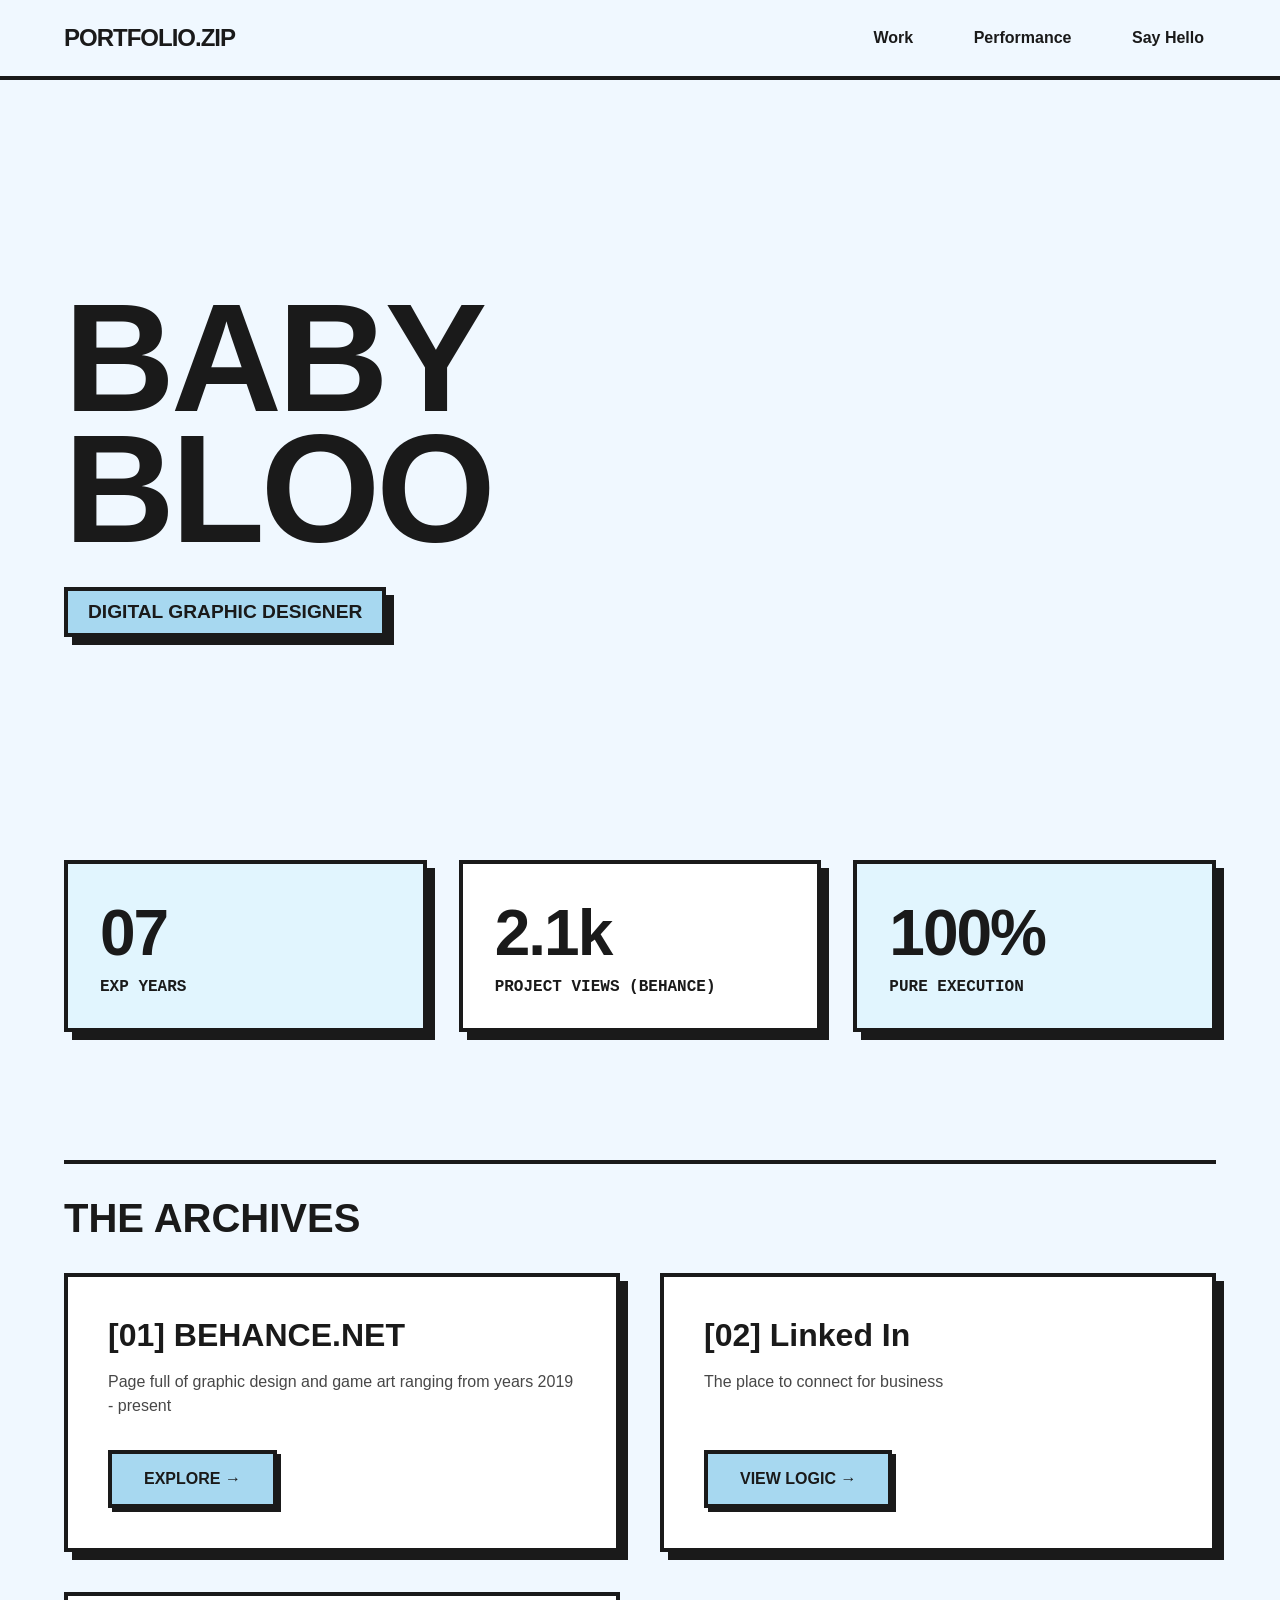
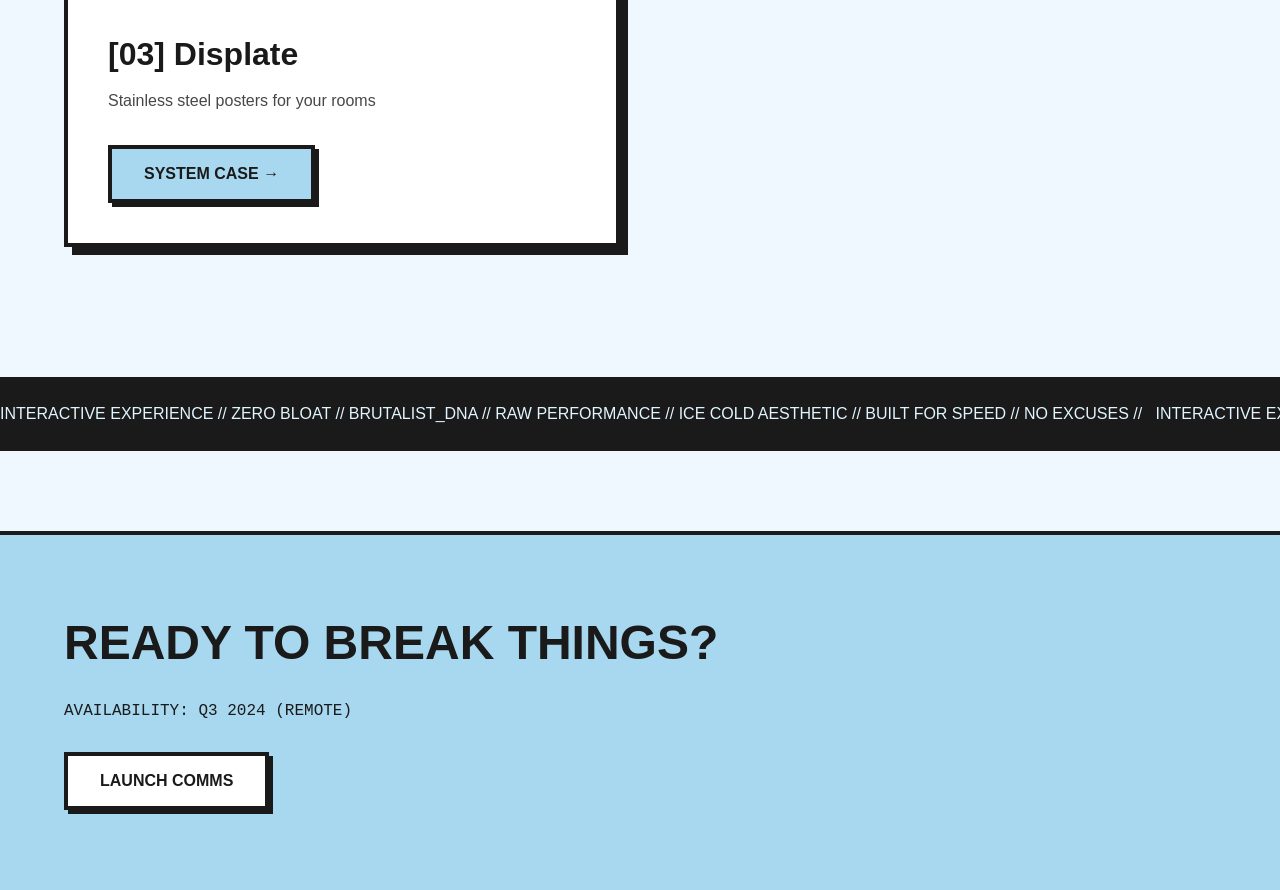
<file: index.html>
<!DOCTYPE html>
<html lang="en">
<head>
    <meta charset="UTF-8">
    <meta name="viewport" content="width=device-width, initial-scale=1.0">
    <title>BABYBLOO // portfolio.gfx </title>
    <style>
        /* CONFIGURATION & COLORS */
        :root {
            --bg: #F0F8FF;           /* Ice Blue Tint */
            --baby-blue: #A7D8F0;    /* Tertiary Baby Blue */
            --ice-blue: #E1F5FE;     /* Lighter Ice Blue */
            --black: #1A1A1A;        /* High Contrast Black */
            --white: #ffffff;
            --border: 4px solid var(--black);
            --shadow: 8px 8px 0px var(--black);
            --shadow-hover: 2px 2px 0px var(--black);
            --font-main: 'Helvetica', sans-serif;
            --font-mono: 'Courier New', monospace;
            --transition: all 0.4s cubic-bezier(0.2, 1, 0.3, 1);
        }

        /* INITIAL PAGE LOAD HIDE (for Reveal Script) */
        .reveal {
            opacity: 0;
            transform: translateY(30px);
            transition: opacity 0.8s ease-out, transform 0.8s cubic-bezier(0.2, 1, 0.3, 1);
        }

        .reveal-active {
            opacity: 1;
            transform: translateY(0);
        }

        * {
            margin: 0;
            padding: 0;
            box-sizing: border-box;
            cursor: url("data:image/svg+xml,%3Csvg xmlns='http://www.w3.org/2000/svg' width='12' height='12' viewBox='0 0 12 12'%3E%3Crect width='12' height='12' fill='black'/%3E%3C/svg%3E"), auto;
        }

        body {
            background-color: var(--bg);
            color: var(--black);
            font-family: var(--font-main);
            overflow-x: hidden;
            scroll-behavior: smooth;
        }

        /* NAV */
        nav {
            position: fixed;
            width: 100%;
            top: 0;
            background: var(--bg);
            border-bottom: var(--border);
            z-index: 1000;
            display: flex;
            justify-content: space-between;
            align-items: center;
            padding: 1.5rem 5%;
        }

        .logo { font-weight: 900; text-transform: uppercase; letter-spacing: -1px; font-size: 1.5rem; }
        
        .nav-links a {
            text-decoration: none;
            color: var(--black);
            font-weight: 800;
            margin-left: 2rem;
            padding: 5px 10px;
            border: 2px solid transparent;
            transition: var(--transition);
        }

        .nav-links a:hover {
            background: var(--baby-blue);
            border: 2px solid var(--black);
            box-shadow: 3px 3px 0 var(--black);
        }

        /* CONTAINER */
        .container {
            max-width: 1300px;
            margin: 0 auto;
            padding: 150px 5% 50px;
        }

        /* HERO SECTION */
        .hero {
            min-height: 70vh;
            display: flex;
            flex-direction: column;
            justify-content: center;
            margin-bottom: 5rem;
        }

        h1 {
            font-size: clamp(3.5rem, 12vw, 10rem);
            text-transform: uppercase;
            line-height: 0.85;
            margin-bottom: 2rem;
            letter-spacing: -4px;
        }

        .hero-details {
            display: flex;
            align-items: flex-start;
            gap: 20px;
        }

        .tagline {
            background: var(--baby-blue);
            padding: 10px 20px;
            border: var(--border);
            box-shadow: var(--shadow);
            font-weight: 900;
            font-size: 1.2rem;
            text-transform: uppercase;
        }

        /* STATS GRID */
        .stats-grid {
            display: grid;
            grid-template-columns: repeat(auto-fit, minmax(240px, 1fr));
            gap: 2rem;
            margin-bottom: 8rem;
        }

        .stat-card {
            background: var(--ice-blue);
            border: var(--border);
            padding: 2rem;
            box-shadow: var(--shadow);
            transition: var(--transition);
        }

        .stat-card:hover {
            transform: translate(4px, 4px);
            box-shadow: var(--shadow-hover);
            background: var(--baby-blue);
        }

        .stat-card h3 { font-size: 4rem; margin-bottom: 0.5rem; letter-spacing: -2px;}
        .stat-card p { font-family: var(--font-mono); text-transform: uppercase; font-weight: bold; }

        /* WORKS / LINKS */
        .section-header {
            border-top: var(--border);
            padding: 2rem 0;
            margin-top: 4rem;
            font-size: 2.5rem;
            text-transform: uppercase;
        }

        .projects-wrapper {
            display: grid;
            grid-template-columns: repeat(auto-fill, minmax(400px, 1fr));
            gap: 2.5rem;
        }

        .project-card {
            background: var(--white);
            border: var(--border);
            padding: 2.5rem;
            box-shadow: var(--shadow);
            transition: var(--transition);
            display: flex;
            flex-direction: column;
            justify-content: space-between;
        }

        .project-card:hover {
            background: var(--ice-blue);
            transform: scale(1.02) rotate(-1deg);
        }

        .project-card h2 { font-size: 2rem; margin-bottom: 1rem; }
        .project-card p { margin-bottom: 2rem; line-height: 1.5; opacity: 0.8; }

        .btn {
            display: inline-block;
            background: var(--baby-blue);
            color: var(--black);
            padding: 1rem 2rem;
            text-decoration: none;
            font-weight: 900;
            border: var(--border);
            box-shadow: 4px 4px 0px var(--black);
            text-transform: uppercase;
            align-self: flex-start;
            transition: var(--transition);
        }

        .btn:hover {
            background: var(--white);
            box-shadow: 0 0 0 transparent;
            transform: translate(4px, 4px);
        }

        /* MARQUEE */
        .marquee {
            border-top: var(--border);
            border-bottom: var(--border);
            padding: 1.5rem 0;
            background: var(--black);
            color: var(--ice-blue);
            white-space: nowrap;
            overflow: hidden;
            margin: 5rem 0;
        }

        .marquee-inner {
            display: inline-block;
            animation: marquee 30s linear infinite;
        }

        @keyframes marquee {
            0% { transform: translateX(0); }
            100% { transform: translateX(-50%); }
        }

        /* FOOTER */
        footer {
            background: var(--baby-blue);
            border-top: var(--border);
            padding: 5rem 5%;
            text-align: left;
        }

        @media (max-width: 768px) {
            h1 { font-size: 4.5rem; letter-spacing: -2px; }
            .nav-links { display: none; } /* Simplicity for mobile */
            .projects-wrapper { grid-template-columns: 1fr; }
        }

    </style>
</head>
<body>

    <nav>
        <div class="logo">PORTFOLIO.ZIP</div>
        <div class="nav-links">
            <a href="#projects">Work</a>
            <a href="#stats">Performance</a>
            <a href="#contact">Say Hello</a>
        </div>
    </nav>

    <div class="container">
        
        <!-- HERO -->
        <header class="hero reveal">
            <h1>BABY<br>BLOO</h1>
            <div class="hero-details">
                <div class="tagline">Digital Graphic Designer</div>
            </div>
        </header>

        <!-- STATS SECTION -->
        <section id="stats" class="stats-grid">
            <div class="stat-card reveal" style="transition-delay: 0.1s;">
                <h3>07</h3>
                <p>Exp Years</p>
            </div>
            <div class="stat-card reveal" style="background: var(--white); transition-delay: 0.2s;">
                <h3>2.1k</h3>
                <p>Project Views (Behance)</p>
            </div>
            <div class="stat-card reveal" style="transition-delay: 0.3s;">
                <h3>100%</h3>
                <p>Pure Execution</p>
            </div>
        </section>

        <!-- PROJECT PAGES -->
        <section id="projects">
            <h2 class="section-header reveal">The Archives</h2>
            <div class="projects-wrapper">
                
                <article class="project-card reveal">
                    <div>
                        <h2>[01] BEHANCE.NET</h2>
                        <p>Page full of graphic design and game art ranging from years 2019 - present</p>
                    </div>
                    <a href="https://behance.net/jbgfx" class="btn">Explore →</a>
                </article>

                <article class="project-card reveal">
                    <div>
                        <h2>[02] Linked In</h2>
                        <p>The place to connect for business</p>
                    </div>
                    <a href="" class="btn">View Logic →</a>
                </article>

                <article class="project-card reveal">
                    <div>
                        <h2>[03] Displate</h2>
                        <p>Stainless steel posters for your rooms</p>
                    </div>
                    <a href="https://displate.com/artist/babybloo?art=690782e5c541f" class="btn">System Case →</a>
                </article>

            </div>
        </section>

    </div>

    <!-- SMOOTH MARQUEE -->
    <div class="marquee reveal">
        <div class="marquee-inner">
            INTERACTIVE EXPERIENCE // ZERO BLOAT // BRUTALIST_DNA // RAW PERFORMANCE // ICE COLD AESTHETIC // BUILT FOR SPEED // NO EXCUSES // &nbsp;
            INTERACTIVE EXPERIENCE // ZERO BLOAT // BRUTALIST_DNA // RAW PERFORMANCE // ICE COLD AESTHETIC // BUILT FOR SPEED // NO EXCUSES // &nbsp;
        </div>
    </div>

    <footer id="contact">
        <h2 class="reveal" style="font-size: 3rem; text-transform: uppercase;">Ready to break things?</h2>
        <p class="reveal" style="margin: 2rem 0; font-family: var(--font-mono);">AVAILABILITY: Q3 2024 (REMOTE)</p>
        <a href="mailto:jackdmbell@outlook.com" class="btn reveal" style="background: var(--white);">Launch Comms</a>
    </footer>

    <!-- INTERACTION SCRIPT -->
    <script>
        // Reveal on Scroll Logic
        const observerOptions = {
            threshold: 0.15,
            rootMargin: '0px 0px -50px 0px'
        };

        const observer = new IntersectionObserver((entries) => {
            entries.forEach(entry => {
                if (entry.isIntersecting) {
                    entry.target.classList.add('reveal-active');
                }
            });
        }, observerOptions);

        document.querySelectorAll('.reveal').forEach(el => {
            observer.observe(el);
        });

        // Interactive "Wobble" for cards on load
        window.addEventListener('load', () => {
            document.body.style.opacity = "1";
        });
    </script>

</body>
</html>
</file>
